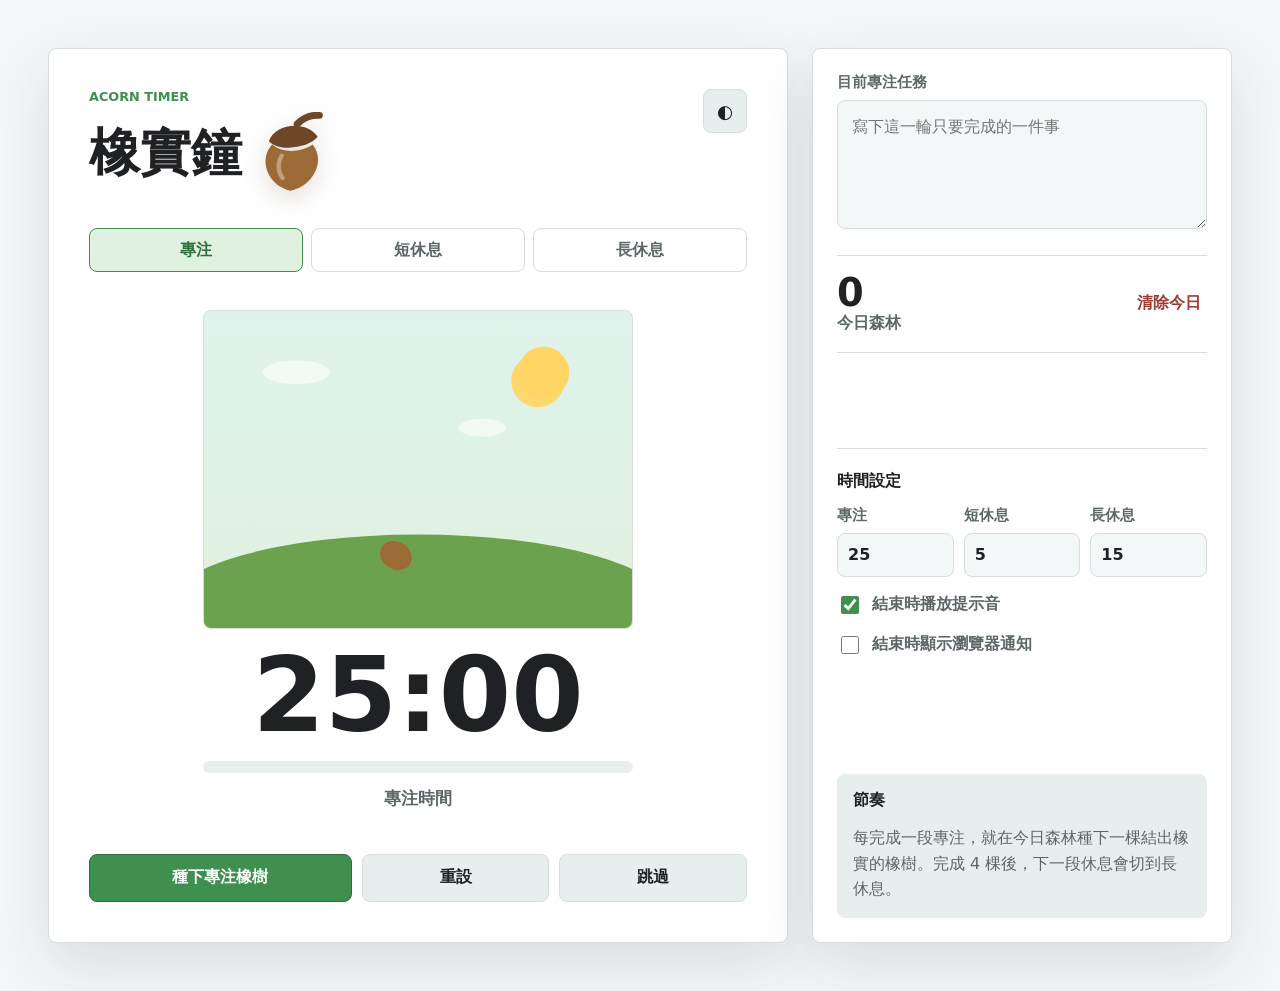
<file: index.html>
<!doctype html>
<html lang="zh-Hant">
<head>
  <meta charset="utf-8">
  <meta name="viewport" content="width=device-width, initial-scale=1">
  <title>橡實鐘</title>
  <link rel="stylesheet" href="styles.css?v=acorn-title">
</head>
<body>
  <main class="app-shell" aria-labelledby="app-title">
    <section class="timer-panel" aria-label="番茄鐘">
      <header class="topbar">
        <div class="brand-title">
          <p class="eyebrow">Acorn Timer</p>
          <div class="title-row">
            <h1 id="app-title">橡實鐘</h1>
            <svg class="title-acorn" viewBox="0 0 84 96" role="img" aria-label="橡實圖示">
              <path class="title-acorn-stem" d="M48 14 C57 5 65 3 74 4"></path>
              <path class="title-acorn-cap" d="M15 34 C22 13 59 9 72 29 C62 42 27 47 15 34Z"></path>
              <path class="title-acorn-body" d="M19 38 C3 54 12 85 40 92 C66 87 82 57 66 38 C53 47 32 49 19 38Z"></path>
              <path class="title-acorn-shine" d="M30 51 C25 59 25 69 31 77"></path>
            </svg>
          </div>
        </div>
        <button class="icon-button" id="themeToggle" type="button" aria-label="切換深色模式" title="切換深色模式">
          <span aria-hidden="true">◐</span>
        </button>
      </header>

      <div class="mode-tabs" role="tablist" aria-label="計時模式">
        <button class="mode-tab active" type="button" data-mode="focus">專注</button>
        <button class="mode-tab" type="button" data-mode="short">短休息</button>
        <button class="mode-tab" type="button" data-mode="long">長休息</button>
      </div>

      <div class="timer-face" aria-live="polite">
        <div class="forest-scene" id="forestScene" aria-hidden="true">
          <div class="oak-svg-mount" id="oakSvgMount"></div>
        </div>
        <div class="time-readout" id="timeReadout">25:00</div>
        <div class="progress-bar" aria-hidden="true">
          <span id="progressValue"></span>
        </div>
        <p class="phase-label" id="phaseLabel">專注時間</p>
      </div>

      <div class="actions" aria-label="主要操作">
        <button class="primary-action" id="startPause" type="button">種下專注橡樹</button>
        <button class="secondary-action" id="resetTimer" type="button">重設</button>
        <button class="secondary-action" id="skipTimer" type="button">跳過</button>
      </div>
    </section>

    <aside class="side-panel" aria-label="工作設定">
      <section class="task-block">
        <label for="currentTask">目前專注任務</label>
        <textarea id="currentTask" rows="4" placeholder="寫下這一輪只要完成的一件事"></textarea>
      </section>

      <section class="stats-row" aria-label="今日進度">
        <div>
          <span class="stat-number" id="todayCount">0</span>
          <span class="stat-label">今日森林</span>
        </div>
        <button class="text-button" id="clearToday" type="button">清除今日</button>
      </section>

      <section class="forest-patch" aria-label="今日種下的橡樹">
        <div id="forestPatch"></div>
      </section>

      <section class="settings">
        <h2>時間設定</h2>
        <div class="setting-grid">
          <label>
            <span>專注</span>
            <input id="focusMinutes" type="number" min="1" max="120" value="25">
          </label>
          <label>
            <span>短休息</span>
            <input id="shortMinutes" type="number" min="1" max="60" value="5">
          </label>
          <label>
            <span>長休息</span>
            <input id="longMinutes" type="number" min="1" max="90" value="15">
          </label>
        </div>
        <label class="check-row">
          <input id="soundToggle" type="checkbox" checked>
          <span>結束時播放提示音</span>
        </label>
        <label class="check-row">
          <input id="notifyToggle" type="checkbox">
          <span>結束時顯示瀏覽器通知</span>
        </label>
      </section>

      <section class="cycle-note">
        <h2>節奏</h2>
        <p id="cycleText">每完成一段專注，就在今日森林種下一棵結出橡實的橡樹。完成 4 棵後，下一段休息會切到長休息。</p>
      </section>
    </aside>
  </main>

  <script src="script.js?v=acorn-title"></script>
</body>
</html>
</file>
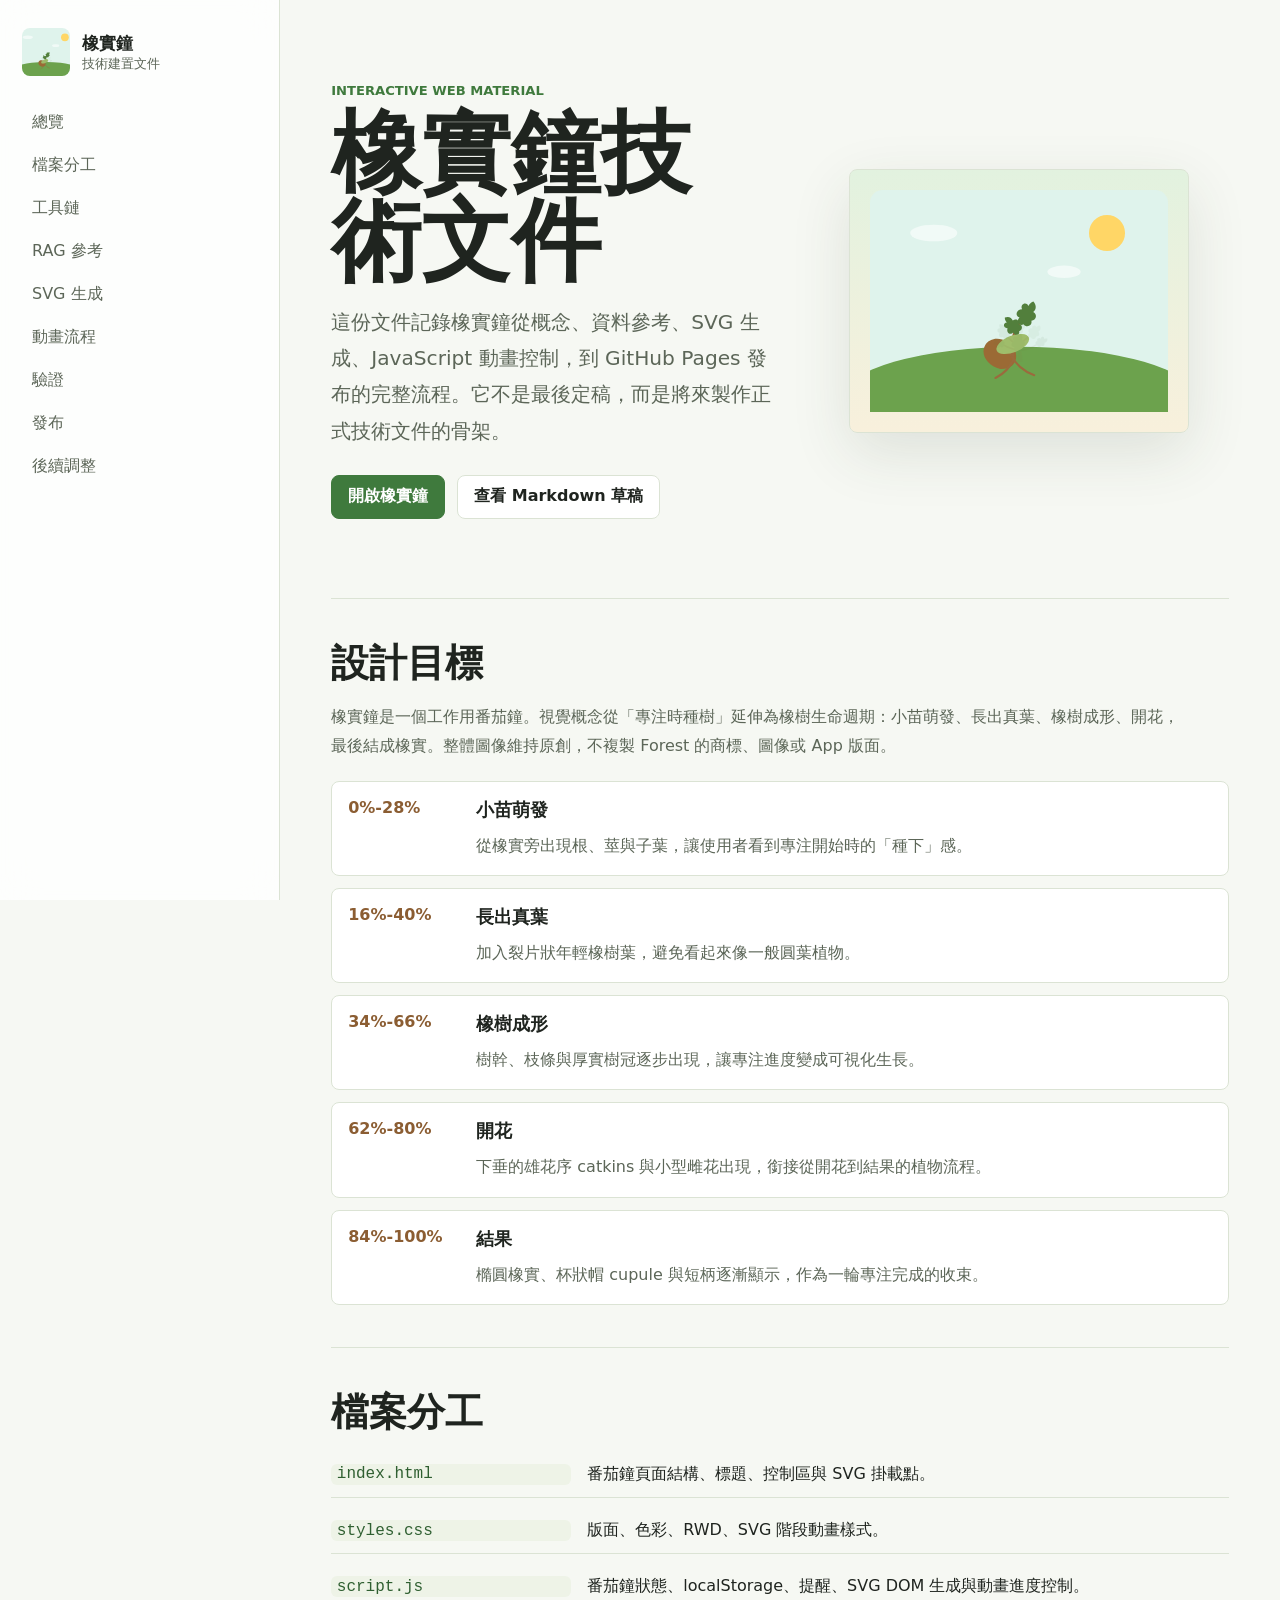
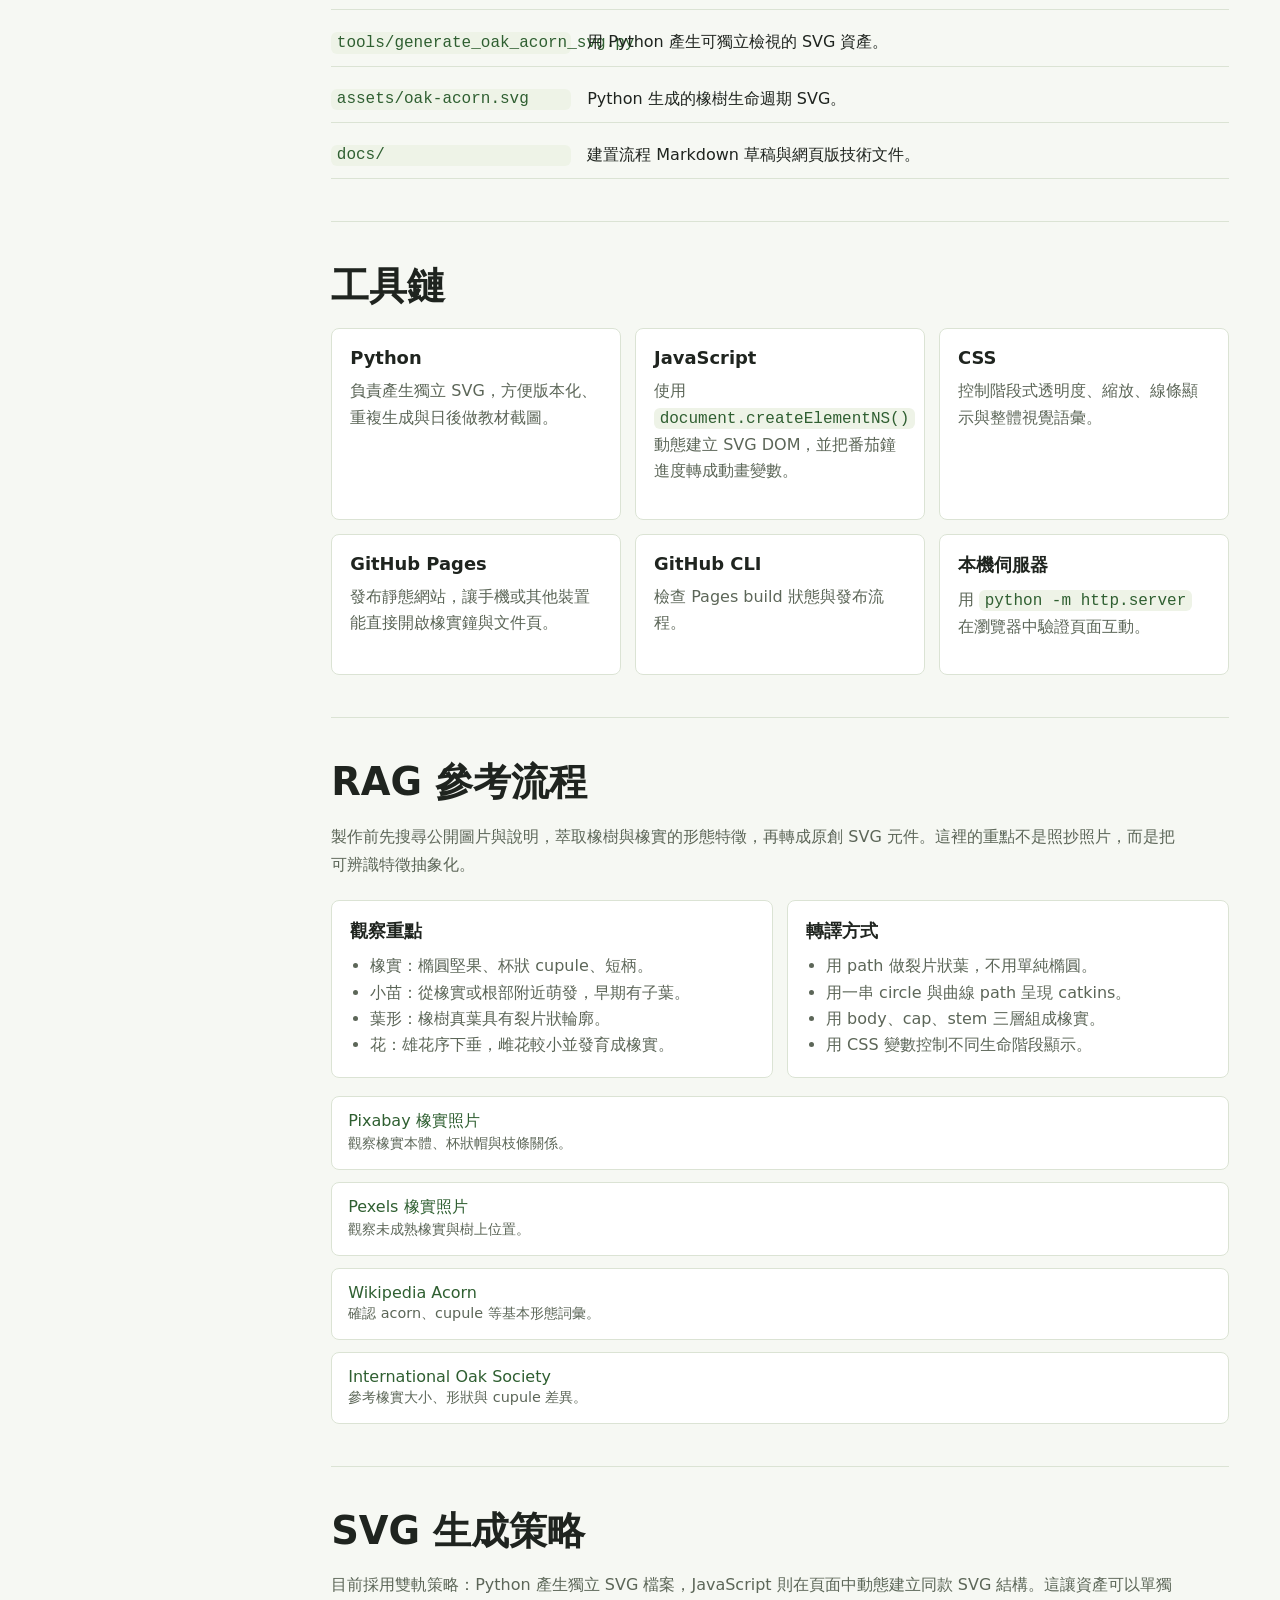
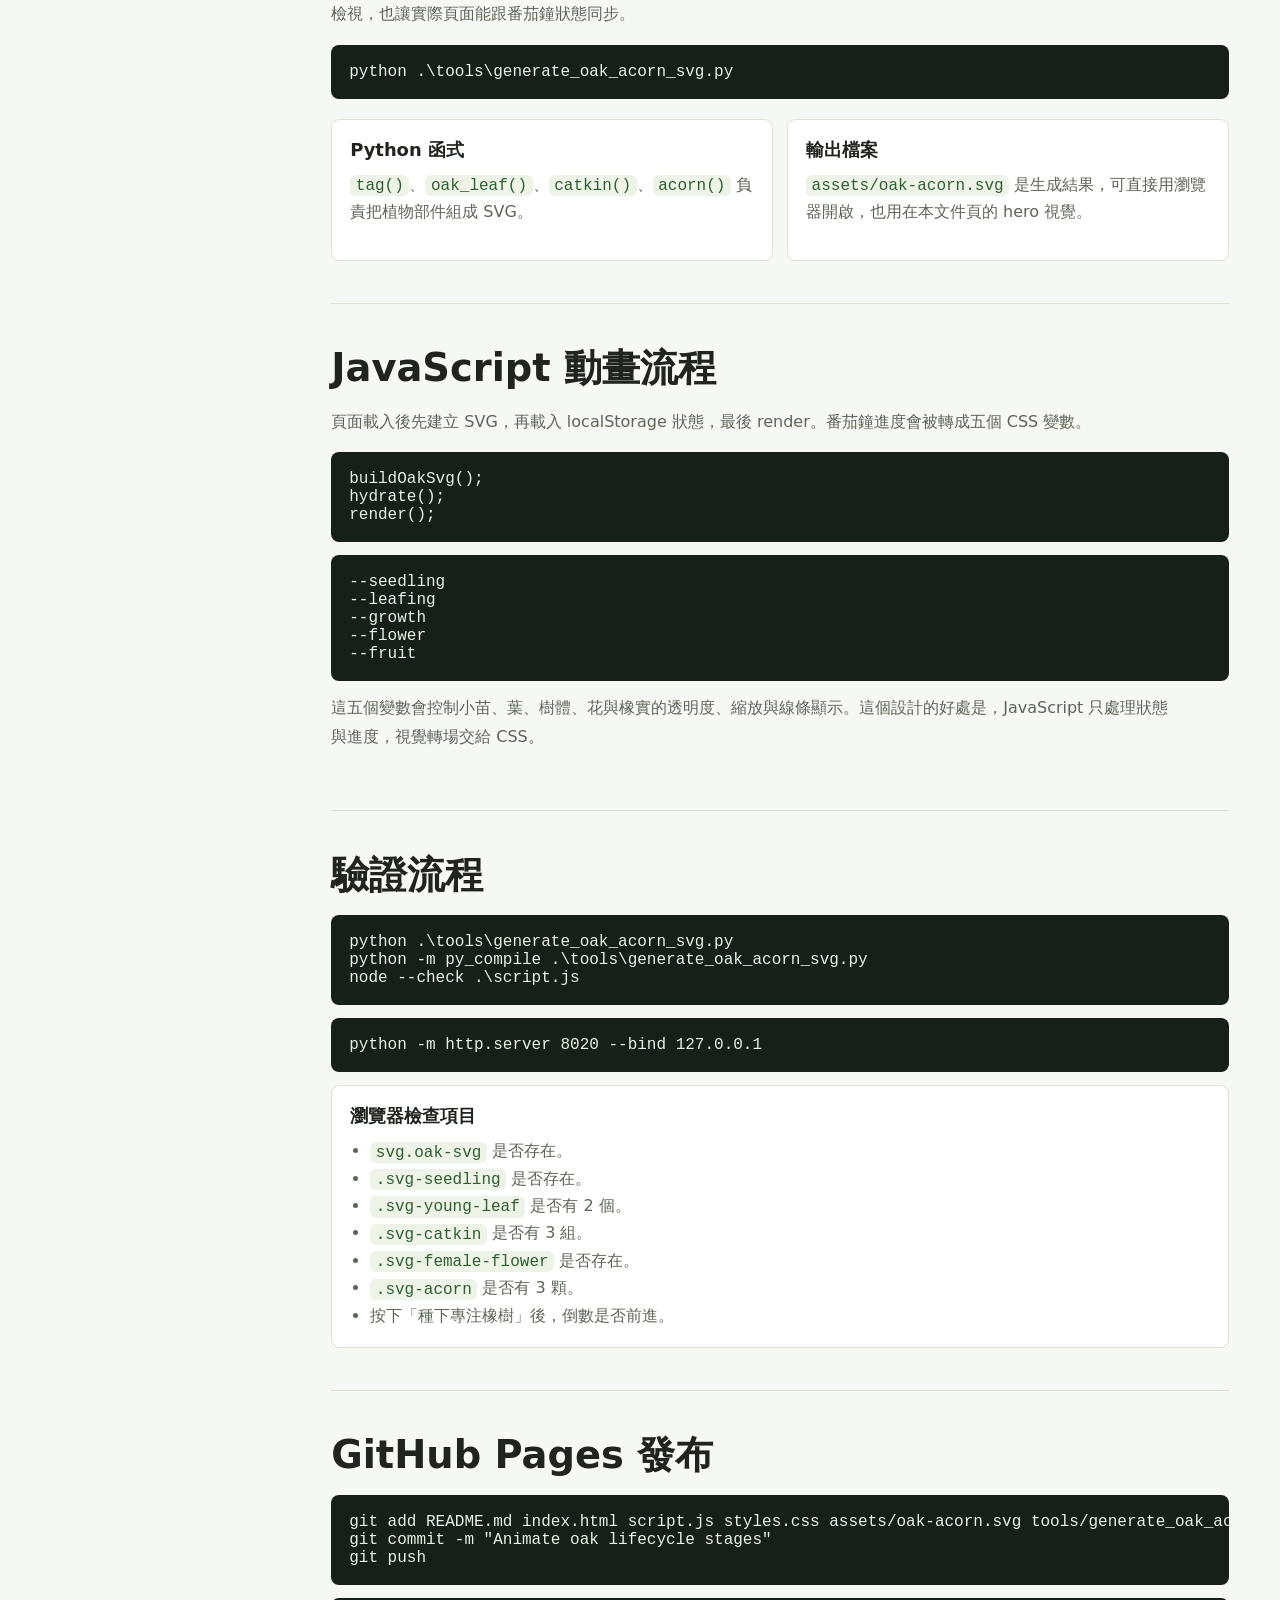
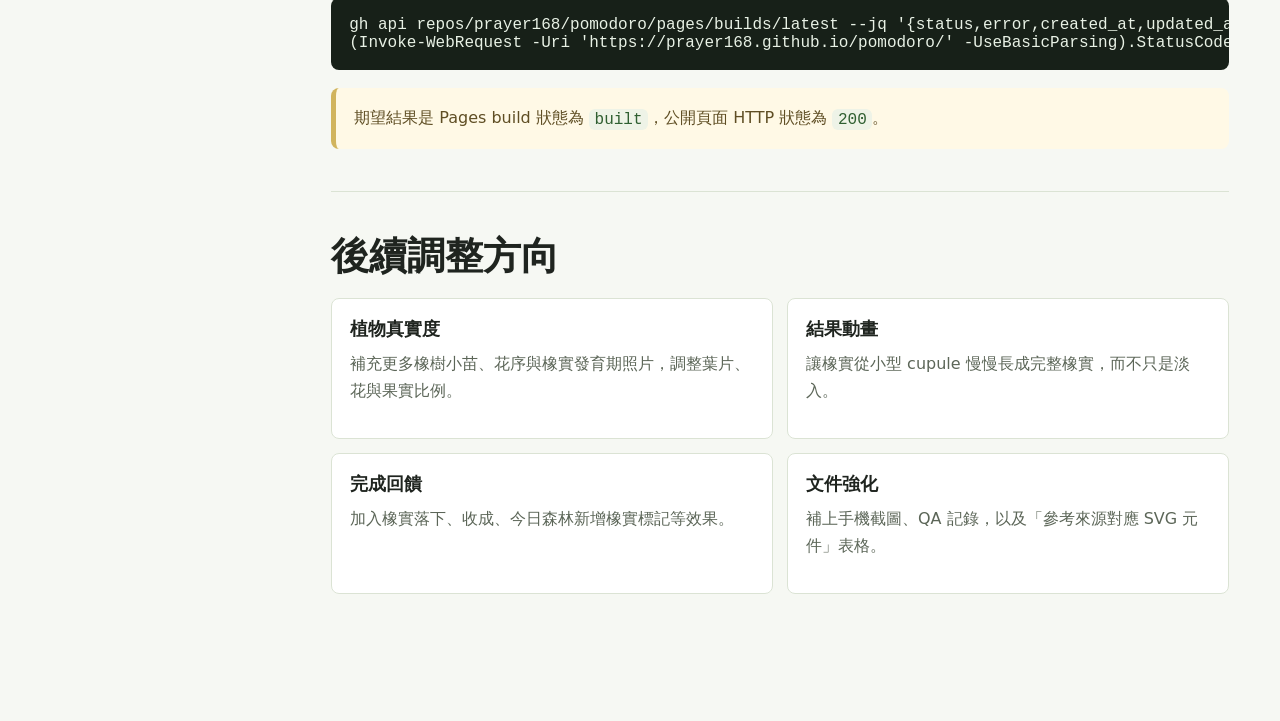
<file: docs/index.html>
<!doctype html>
<html lang="zh-Hant">
<head>
  <meta charset="utf-8">
  <meta name="viewport" content="width=device-width, initial-scale=1">
  <title>橡實鐘技術文件</title>
  <link rel="stylesheet" href="doc-styles.css">
</head>
<body>
  <div class="doc-shell">
    <aside class="sidebar" aria-label="文件導覽">
      <div class="brand">
        <img src="../assets/oak-acorn.svg" alt="">
        <div>
          <strong>橡實鐘</strong>
          <span>技術建置文件</span>
        </div>
      </div>
      <nav class="nav-list">
        <a href="#overview">總覽</a>
        <a href="#files">檔案分工</a>
        <a href="#tools">工具鏈</a>
        <a href="#rag">RAG 參考</a>
        <a href="#svg">SVG 生成</a>
        <a href="#animation">動畫流程</a>
        <a href="#verify">驗證</a>
        <a href="#publish">發布</a>
        <a href="#next">後續調整</a>
      </nav>
    </aside>

    <main class="content">
      <section class="hero" id="overview">
        <div>
          <p class="eyebrow">Interactive Web Material</p>
          <h1>橡實鐘技術文件</h1>
          <p class="lead">這份文件記錄橡實鐘從概念、資料參考、SVG 生成、JavaScript 動畫控制，到 GitHub Pages 發布的完整流程。它不是最後定稿，而是將來製作正式技術文件的骨架。</p>
          <div class="hero-actions">
            <a class="button-link primary" href="../">開啟橡實鐘</a>
            <a class="button-link" href="build-process.md">查看 Markdown 草稿</a>
          </div>
        </div>
        <figure class="hero-visual">
          <img src="../assets/oak-acorn.svg" alt="橡樹從小苗長成並結出橡實的 SVG 動畫">
        </figure>
      </section>

      <section class="section">
        <h2>設計目標</h2>
        <p>橡實鐘是一個工作用番茄鐘。視覺概念從「專注時種樹」延伸為橡樹生命週期：小苗萌發、長出真葉、橡樹成形、開花，最後結成橡實。整體圖像維持原創，不複製 Forest 的商標、圖像或 App 版面。</p>
        <div class="timeline">
          <div class="stage">
            <div class="stage-time">0%-28%</div>
            <div><h3>小苗萌發</h3><p>從橡實旁出現根、莖與子葉，讓使用者看到專注開始時的「種下」感。</p></div>
          </div>
          <div class="stage">
            <div class="stage-time">16%-40%</div>
            <div><h3>長出真葉</h3><p>加入裂片狀年輕橡樹葉，避免看起來像一般圓葉植物。</p></div>
          </div>
          <div class="stage">
            <div class="stage-time">34%-66%</div>
            <div><h3>橡樹成形</h3><p>樹幹、枝條與厚實樹冠逐步出現，讓專注進度變成可視化生長。</p></div>
          </div>
          <div class="stage">
            <div class="stage-time">62%-80%</div>
            <div><h3>開花</h3><p>下垂的雄花序 catkins 與小型雌花出現，銜接從開花到結果的植物流程。</p></div>
          </div>
          <div class="stage">
            <div class="stage-time">84%-100%</div>
            <div><h3>結果</h3><p>橢圓橡實、杯狀帽 cupule 與短柄逐漸顯示，作為一輪專注完成的收束。</p></div>
          </div>
        </div>
      </section>

      <section class="section" id="files">
        <h2>檔案分工</h2>
        <div class="file-list">
          <div class="file-item"><code>index.html</code><span>番茄鐘頁面結構、標題、控制區與 SVG 掛載點。</span></div>
          <div class="file-item"><code>styles.css</code><span>版面、色彩、RWD、SVG 階段動畫樣式。</span></div>
          <div class="file-item"><code>script.js</code><span>番茄鐘狀態、localStorage、提醒、SVG DOM 生成與動畫進度控制。</span></div>
          <div class="file-item"><code>tools/generate_oak_acorn_svg.py</code><span>用 Python 產生可獨立檢視的 SVG 資產。</span></div>
          <div class="file-item"><code>assets/oak-acorn.svg</code><span>Python 生成的橡樹生命週期 SVG。</span></div>
          <div class="file-item"><code>docs/</code><span>建置流程 Markdown 草稿與網頁版技術文件。</span></div>
        </div>
      </section>

      <section class="section" id="tools">
        <h2>工具鏈</h2>
        <div class="grid">
          <article class="card"><h3>Python</h3><p>負責產生獨立 SVG，方便版本化、重複生成與日後做教材截圖。</p></article>
          <article class="card"><h3>JavaScript</h3><p>使用 <code>document.createElementNS()</code> 動態建立 SVG DOM，並把番茄鐘進度轉成動畫變數。</p></article>
          <article class="card"><h3>CSS</h3><p>控制階段式透明度、縮放、線條顯示與整體視覺語彙。</p></article>
          <article class="card"><h3>GitHub Pages</h3><p>發布靜態網站，讓手機或其他裝置能直接開啟橡實鐘與文件頁。</p></article>
          <article class="card"><h3>GitHub CLI</h3><p>檢查 Pages build 狀態與發布流程。</p></article>
          <article class="card"><h3>本機伺服器</h3><p>用 <code>python -m http.server</code> 在瀏覽器中驗證頁面互動。</p></article>
        </div>
      </section>

      <section class="section" id="rag">
        <h2>RAG 參考流程</h2>
        <p>製作前先搜尋公開圖片與說明，萃取橡樹與橡實的形態特徵，再轉成原創 SVG 元件。這裡的重點不是照抄照片，而是把可辨識特徵抽象化。</p>
        <div class="grid two-col">
          <article class="card">
            <h3>觀察重點</h3>
            <ul>
              <li>橡實：橢圓堅果、杯狀 cupule、短柄。</li>
              <li>小苗：從橡實或根部附近萌發，早期有子葉。</li>
              <li>葉形：橡樹真葉具有裂片狀輪廓。</li>
              <li>花：雄花序下垂，雌花較小並發育成橡實。</li>
            </ul>
          </article>
          <article class="card">
            <h3>轉譯方式</h3>
            <ul>
              <li>用 path 做裂片狀葉，不用單純橢圓。</li>
              <li>用一串 circle 與曲線 path 呈現 catkins。</li>
              <li>用 body、cap、stem 三層組成橡實。</li>
              <li>用 CSS 變數控制不同生命階段顯示。</li>
            </ul>
          </article>
        </div>
        <div class="source-list">
          <a href="https://pixabay.com/photos/acorn-oak-tree-branch-fruit-nut-5571048/">Pixabay 橡實照片<span>觀察橡實本體、杯狀帽與枝條關係。</span></a>
          <a href="https://www.pexels.com/photo/close-up-of-green-acorn-on-oak-tree-34105975/">Pexels 橡實照片<span>觀察未成熟橡實與樹上位置。</span></a>
          <a href="https://en.wikipedia.org/wiki/Acorn">Wikipedia Acorn<span>確認 acorn、cupule 等基本形態詞彙。</span></a>
          <a href="https://www.internationaloaksociety.org/content/acorns-size-matters-and-so-does-shape">International Oak Society<span>參考橡實大小、形狀與 cupule 差異。</span></a>
        </div>
      </section>

      <section class="section" id="svg">
        <h2>SVG 生成策略</h2>
        <p>目前採用雙軌策略：Python 產生獨立 SVG 檔案，JavaScript 則在頁面中動態建立同款 SVG 結構。這讓資產可以單獨檢視，也讓實際頁面能跟番茄鐘狀態同步。</p>
        <pre><code class="language-powershell">python .\tools\generate_oak_acorn_svg.py</code></pre>
        <div class="grid two-col">
          <article class="card"><h3>Python 函式</h3><p><code>tag()</code>、<code>oak_leaf()</code>、<code>catkin()</code>、<code>acorn()</code> 負責把植物部件組成 SVG。</p></article>
          <article class="card"><h3>輸出檔案</h3><p><code>assets/oak-acorn.svg</code> 是生成結果，可直接用瀏覽器開啟，也用在本文件頁的 hero 視覺。</p></article>
        </div>
      </section>

      <section class="section" id="animation">
        <h2>JavaScript 動畫流程</h2>
        <p>頁面載入後先建立 SVG，再載入 localStorage 狀態，最後 render。番茄鐘進度會被轉成五個 CSS 變數。</p>
        <pre><code class="language-javascript">buildOakSvg();
hydrate();
render();</code></pre>
        <pre><code class="language-javascript">--seedling
--leafing
--growth
--flower
--fruit</code></pre>
        <p>這五個變數會控制小苗、葉、樹體、花與橡實的透明度、縮放與線條顯示。這個設計的好處是，JavaScript 只處理狀態與進度，視覺轉場交給 CSS。</p>
      </section>

      <section class="section" id="verify">
        <h2>驗證流程</h2>
        <pre><code class="language-powershell">python .\tools\generate_oak_acorn_svg.py
python -m py_compile .\tools\generate_oak_acorn_svg.py
node --check .\script.js</code></pre>
        <pre><code class="language-powershell">python -m http.server 8020 --bind 127.0.0.1</code></pre>
        <div class="card">
          <h3>瀏覽器檢查項目</h3>
          <ul>
            <li><code>svg.oak-svg</code> 是否存在。</li>
            <li><code>.svg-seedling</code> 是否存在。</li>
            <li><code>.svg-young-leaf</code> 是否有 2 個。</li>
            <li><code>.svg-catkin</code> 是否有 3 組。</li>
            <li><code>.svg-female-flower</code> 是否存在。</li>
            <li><code>.svg-acorn</code> 是否有 3 顆。</li>
            <li>按下「種下專注橡樹」後，倒數是否前進。</li>
          </ul>
        </div>
      </section>

      <section class="section" id="publish">
        <h2>GitHub Pages 發布</h2>
        <pre><code class="language-powershell">git add README.md index.html script.js styles.css assets/oak-acorn.svg tools/generate_oak_acorn_svg.py
git commit -m "Animate oak lifecycle stages"
git push</code></pre>
        <pre><code class="language-powershell">gh api repos/prayer168/pomodoro/pages/builds/latest --jq '{status,error,created_at,updated_at}'
(Invoke-WebRequest -Uri 'https://prayer168.github.io/pomodoro/' -UseBasicParsing).StatusCode</code></pre>
        <div class="note">期望結果是 Pages build 狀態為 <code>built</code>，公開頁面 HTTP 狀態為 <code>200</code>。</div>
      </section>

      <section class="section" id="next">
        <h2>後續調整方向</h2>
        <div class="grid two-col">
          <article class="card"><h3>植物真實度</h3><p>補充更多橡樹小苗、花序與橡實發育期照片，調整葉片、花與果實比例。</p></article>
          <article class="card"><h3>結果動畫</h3><p>讓橡實從小型 cupule 慢慢長成完整橡實，而不只是淡入。</p></article>
          <article class="card"><h3>完成回饋</h3><p>加入橡實落下、收成、今日森林新增橡實標記等效果。</p></article>
          <article class="card"><h3>文件強化</h3><p>補上手機截圖、QA 記錄，以及「參考來源對應 SVG 元件」表格。</p></article>
        </div>
      </section>
    </main>
  </div>
</body>
</html>
</file>
<file: styles.css>
:root {
  color-scheme: light;
  --bg: #f4f7f7;
  --panel: #ffffff;
  --panel-soft: #e8eeee;
  --text: #202124;
  --muted: #5d6768;
  --line: #d5dddd;
  --accent: #3f8f4f;
  --accent-strong: #2d6f3d;
  --accent-soft: #e1f1df;
  --rest: #b46d36;
  --sky: #dff3ec;
  --earth: #b9824a;
  --leaf: #527f3c;
  --leaf-dark: #365f2b;
  --acorn: #9b6a35;
  --acorn-cap: #6e4729;
  --danger: #9d3d32;
  --shadow: 0 22px 60px rgba(36, 41, 45, 0.12);
}

body.dark {
  color-scheme: dark;
  --bg: #17191a;
  --panel: #222526;
  --panel-soft: #2d3132;
  --text: #f4f0e8;
  --muted: #bab2a5;
  --line: #3a3f40;
  --accent: #81c784;
  --accent-strong: #b9e2bb;
  --accent-soft: #27402d;
  --rest: #d7ad74;
  --sky: #203435;
  --earth: #9c6a40;
  --leaf: #83ad6b;
  --leaf-dark: #5f8a50;
  --acorn: #c79a60;
  --acorn-cap: #8d6740;
  --danger: #df8479;
  --shadow: 0 22px 70px rgba(0, 0, 0, 0.28);
}

* {
  box-sizing: border-box;
}

body {
  min-height: 100vh;
  margin: 0;
  background: var(--bg);
  color: var(--text);
  font-family: "Noto Sans TC", "Microsoft JhengHei", system-ui, sans-serif;
  letter-spacing: 0;
}

button,
input,
textarea {
  font: inherit;
}

button {
  cursor: pointer;
}

.app-shell {
  min-height: 100vh;
  display: grid;
  grid-template-columns: minmax(360px, 1fr) minmax(300px, 420px);
  gap: 24px;
  padding: clamp(18px, 4vw, 48px);
}

.timer-panel,
.side-panel {
  background: var(--panel);
  border: 1px solid var(--line);
  border-radius: 8px;
  box-shadow: var(--shadow);
}

.timer-panel {
  display: flex;
  min-height: calc(100vh - clamp(36px, 8vw, 96px));
  flex-direction: column;
  justify-content: space-between;
  padding: clamp(22px, 4vw, 40px);
}

.topbar {
  display: flex;
  align-items: flex-start;
  justify-content: space-between;
  gap: 16px;
}

.brand-title {
  min-width: 0;
}

.eyebrow {
  margin: 0 0 8px;
  color: var(--accent);
  font-size: 0.8rem;
  font-weight: 700;
  text-transform: uppercase;
}

.title-row {
  display: flex;
  align-items: center;
  gap: 14px;
  flex-wrap: wrap;
}

h1,
h2,
p {
  margin-top: 0;
}

h1 {
  margin-bottom: 0;
  font-size: clamp(1.9rem, 4vw, 3.25rem);
  line-height: 1.05;
}

.title-acorn {
  width: clamp(48px, 7vw, 72px);
  height: auto;
  flex: 0 0 auto;
  filter: drop-shadow(0 8px 12px rgba(75, 48, 25, 0.16));
}

.title-acorn-body {
  fill: var(--acorn);
}

.title-acorn-cap {
  fill: var(--acorn-cap);
}

.title-acorn-stem,
.title-acorn-shine {
  fill: none;
  stroke-linecap: round;
}

.title-acorn-stem {
  stroke: var(--acorn-cap);
  stroke-width: 8;
}

.title-acorn-shine {
  stroke: rgba(255, 255, 255, 0.36);
  stroke-width: 5;
}

h2 {
  margin-bottom: 14px;
  font-size: 1rem;
}

.icon-button {
  width: 44px;
  height: 44px;
  border: 1px solid var(--line);
  border-radius: 8px;
  background: var(--panel-soft);
  color: var(--text);
  font-size: 1.15rem;
}

.mode-tabs {
  display: grid;
  grid-template-columns: repeat(3, 1fr);
  gap: 8px;
  margin: 34px 0 20px;
}

.mode-tab {
  min-height: 44px;
  border: 1px solid var(--line);
  border-radius: 8px;
  background: transparent;
  color: var(--muted);
  font-weight: 700;
}

.mode-tab.active {
  border-color: var(--accent);
  background: var(--accent-soft);
  color: var(--accent-strong);
}

.timer-face {
  display: grid;
  place-items: center;
  gap: 14px;
  padding: 18px 0;
}

.forest-scene {
  position: relative;
  width: min(72vw, 430px);
  max-width: 100%;
  aspect-ratio: 1.35;
  overflow: hidden;
  border: 1px solid var(--line);
  border-radius: 8px;
  background:
    radial-gradient(circle at 78% 22%, rgba(255, 214, 102, 0.95) 0 26px, transparent 27px),
    linear-gradient(180deg, var(--sky), var(--accent-soft));
}

.oak-svg-mount,
.oak-svg {
  width: 100%;
  height: 100%;
}

.oak-svg {
  --seedling: 0;
  --leafing: 0;
  --growth: 0;
  --flower: 0;
  --fruit: 0;
  display: block;
}

.oak-svg .svg-sky {
  fill: transparent;
}

.oak-svg .svg-cloud {
  fill: rgba(255, 255, 255, 0.58);
}

.oak-svg .svg-sun {
  fill: #ffd666;
}

.oak-svg .svg-ground {
  fill: #6ca24d;
}

.oak-svg .svg-trunk {
  fill: var(--earth);
}

.oak-svg .svg-seed {
  fill: var(--acorn);
}

.oak-svg .svg-root,
.oak-svg .svg-sprout-stem {
  fill: none;
  stroke: var(--earth);
  stroke-linecap: round;
  stroke-width: 5;
}

.oak-svg .svg-root {
  opacity: calc(var(--seedling) * 0.7);
  stroke-width: 3;
}

.oak-svg .svg-sprout-stem {
  opacity: var(--seedling);
  stroke-dasharray: 80;
  stroke-dashoffset: calc(80 - var(--seedling) * 80);
}

.oak-svg .svg-cotyledon {
  fill: #9fbd6b;
  opacity: var(--seedling);
  transform-box: fill-box;
  transform-origin: center;
  transform: scale(calc(0.45 + var(--seedling) * 0.55));
}

.oak-svg .svg-young-leaf {
  fill: var(--leaf);
  opacity: var(--leafing);
  transform-box: fill-box;
  transform-origin: center;
}

.oak-svg .svg-trunk-line {
  fill: none;
  stroke: #75502f;
  stroke-linecap: round;
  stroke-width: 5;
}

.oak-svg .svg-leaf-dark {
  fill: var(--leaf-dark);
}

.oak-svg .svg-leaf {
  fill: var(--leaf);
}

.oak-svg .svg-leaf-hi {
  fill: #66934e;
}

.oak-svg .svg-branch {
  fill: none;
  stroke: var(--earth);
  stroke-linecap: round;
  stroke-width: 8;
}

.oak-svg .svg-seedling {
  opacity: calc(1 - var(--growth) * 0.84);
  transform: scale(calc(0.68 + var(--seedling) * 0.32));
  transform-box: fill-box;
  transform-origin: center bottom;
  transition: opacity 0.35s ease, transform 0.35s ease;
}

.oak-svg .svg-oak {
  opacity: var(--growth);
  transform: scale(calc(0.28 + var(--growth) * 0.72));
  transform-box: fill-box;
  transform-origin: center bottom;
  transition: transform 0.35s ease, opacity 0.35s ease;
}

.oak-svg .svg-catkin {
  opacity: var(--flower);
  transform-box: fill-box;
  transform-origin: top center;
}

.oak-svg .svg-catkin-stem {
  fill: none;
  stroke: #b7a54b;
  stroke-linecap: round;
  stroke-width: 3;
}

.oak-svg .svg-catkin-bead {
  fill: #d9ca65;
}

.oak-svg .svg-female-flower {
  opacity: var(--flower);
}

.oak-svg .svg-flower-base {
  fill: #8aaa50;
}

.oak-svg .svg-flower-stigma {
  fill: none;
  stroke: #e6d253;
  stroke-linecap: round;
  stroke-width: 3;
}

.oak-svg .svg-acorn {
  opacity: var(--fruit);
  transform: scale(calc(0.55 + var(--fruit) * 0.45));
  transform-box: fill-box;
  transform-origin: center;
  transition: opacity 0.35s ease, transform 0.35s ease;
}

.oak-svg .svg-acorn-body {
  fill: var(--acorn);
}

.oak-svg .svg-acorn-cap {
  fill: var(--acorn-cap);
}

.oak-svg .svg-acorn-stem {
  fill: none;
  stroke: var(--acorn-cap);
  stroke-linecap: round;
  stroke-width: 4;
}

.time-readout {
  font-size: clamp(3.8rem, 10vw, 6.5rem);
  font-variant-numeric: tabular-nums;
  font-weight: 800;
  line-height: 1;
}

.progress-bar {
  width: min(72vw, 430px);
  height: 12px;
  overflow: hidden;
  border-radius: 999px;
  background: var(--panel-soft);
}

.progress-bar span {
  display: block;
  width: 0%;
  height: 100%;
  border-radius: inherit;
  background: linear-gradient(90deg, var(--accent), #8fbd4f);
  transition: width 0.35s ease;
}

.phase-label {
  margin-bottom: 0;
  color: var(--muted);
  font-size: 1.05rem;
  font-weight: 700;
}

.actions {
  display: grid;
  grid-template-columns: 1.4fr 1fr 1fr;
  gap: 10px;
  margin-top: 26px;
}

.primary-action,
.secondary-action,
.text-button {
  min-height: 48px;
  border-radius: 8px;
  font-weight: 800;
}

.primary-action {
  border: 1px solid var(--accent-strong);
  background: var(--accent);
  color: #fff;
}

.secondary-action {
  border: 1px solid var(--line);
  background: var(--panel-soft);
  color: var(--text);
}

.text-button {
  border: 0;
  background: transparent;
  color: var(--danger);
}

.side-panel {
  display: flex;
  flex-direction: column;
  gap: 22px;
  padding: 24px;
}

.task-block label,
.setting-grid span {
  display: block;
  margin-bottom: 8px;
  color: var(--muted);
  font-size: 0.92rem;
  font-weight: 700;
}

textarea,
input[type="number"] {
  width: 100%;
  border: 1px solid var(--line);
  border-radius: 8px;
  background: var(--bg);
  color: var(--text);
}

textarea {
  min-height: 118px;
  resize: vertical;
  padding: 14px;
  line-height: 1.55;
}

input[type="number"] {
  min-height: 44px;
  padding: 8px 10px;
  font-weight: 800;
}

.stats-row {
  display: flex;
  align-items: center;
  justify-content: space-between;
  gap: 16px;
  border-top: 1px solid var(--line);
  border-bottom: 1px solid var(--line);
  padding: 18px 0;
}

.forest-patch {
  min-height: 74px;
  border-bottom: 1px solid var(--line);
  padding-bottom: 18px;
}

#forestPatch {
  display: grid;
  grid-template-columns: repeat(8, 1fr);
  gap: 8px;
}

.mini-tree {
  position: relative;
  min-height: 40px;
}

.mini-tree::before,
.mini-tree::after {
  position: absolute;
  content: "";
  left: 50%;
  transform: translateX(-50%);
}

.mini-tree::before {
  bottom: 9px;
  width: 28px;
  height: 28px;
  border-radius: 50% 50% 46% 46%;
  background: var(--leaf);
  box-shadow:
    -10px 8px 0 -4px var(--leaf-dark),
    10px 9px 0 -5px var(--leaf-dark),
    3px 16px 0 -9px var(--acorn);
}

.mini-tree::after {
  bottom: 0;
  width: 8px;
  height: 16px;
  border-radius: 6px 6px 2px 2px;
  background: var(--earth);
}

.stat-number {
  display: block;
  font-size: 2.4rem;
  font-weight: 900;
  line-height: 1;
}

.stat-label {
  color: var(--muted);
  font-weight: 700;
}

.setting-grid {
  display: grid;
  grid-template-columns: repeat(3, 1fr);
  gap: 10px;
}

.check-row {
  display: flex;
  align-items: center;
  gap: 10px;
  margin-top: 16px;
  color: var(--muted);
  font-weight: 700;
}

.check-row input {
  width: 18px;
  height: 18px;
  accent-color: var(--accent);
}

.cycle-note {
  margin-top: auto;
  border-radius: 8px;
  background: var(--panel-soft);
  padding: 16px;
}

.cycle-note p {
  margin-bottom: 0;
  color: var(--muted);
  line-height: 1.6;
}

body.rest-mode .progress-bar span {
  background: linear-gradient(90deg, var(--rest), #d9a74e);
}

body.rest-mode .forest-scene {
  background:
    radial-gradient(circle at 78% 22%, rgba(255, 214, 102, 0.85) 0 26px, transparent 27px),
    linear-gradient(180deg, #f2eadc, #e7dac4);
}

body.dark.rest-mode .forest-scene {
  background:
    radial-gradient(circle at 78% 22%, rgba(215, 173, 116, 0.75) 0 26px, transparent 27px),
    linear-gradient(180deg, #2f2d2a, #242624);
}

@media (max-width: 860px) {
  .app-shell {
    grid-template-columns: 1fr;
  }

  .timer-panel {
    min-height: auto;
  }
}

@media (max-width: 520px) {
  .app-shell {
    padding: 12px;
  }

  .timer-panel,
  .side-panel {
    padding: 18px;
  }

  .mode-tabs,
  .actions,
  .setting-grid {
    grid-template-columns: 1fr;
  }

  .forest-scene,
  .progress-bar {
    width: min(78vw, 300px);
  }

  .stats-row {
    align-items: flex-start;
    flex-direction: column;
  }
}
</file>
<file: docs/doc-styles.css>
:root {
  color-scheme: light;
  --bg: #f6f8f3;
  --surface: #ffffff;
  --surface-soft: #eef3e7;
  --ink: #1f241f;
  --muted: #5c6658;
  --line: #dbe3d4;
  --green: #3f7a3d;
  --green-deep: #2f5f31;
  --brown: #8b5d32;
  --acorn: #9b6a35;
  --gold: #d1b45d;
  --code-bg: #172018;
  --code-ink: #e8f1e5;
  --shadow: 0 20px 60px rgba(48, 66, 45, 0.12);
}

* {
  box-sizing: border-box;
}

html {
  scroll-behavior: smooth;
}

body {
  margin: 0;
  background: var(--bg);
  color: var(--ink);
  font-family: "Noto Sans TC", "Microsoft JhengHei", system-ui, sans-serif;
  letter-spacing: 0;
}

a {
  color: var(--green-deep);
}

.doc-shell {
  min-height: 100vh;
  display: grid;
  grid-template-columns: 280px minmax(0, 1fr);
}

.sidebar {
  position: sticky;
  top: 0;
  height: 100vh;
  overflow: auto;
  border-right: 1px solid var(--line);
  background: rgba(255, 255, 255, 0.78);
  padding: 28px 22px;
  backdrop-filter: blur(18px);
}

.brand {
  display: flex;
  align-items: center;
  gap: 12px;
  margin-bottom: 28px;
}

.brand img {
  width: 48px;
  height: 48px;
  border-radius: 8px;
  object-fit: cover;
}

.brand strong {
  display: block;
  font-size: 1.05rem;
}

.brand span {
  display: block;
  color: var(--muted);
  font-size: 0.84rem;
}

.nav-list {
  display: grid;
  gap: 6px;
}

.nav-list a {
  border-radius: 8px;
  color: var(--muted);
  padding: 8px 10px;
  text-decoration: none;
}

.nav-list a:hover {
  background: var(--surface-soft);
  color: var(--green-deep);
}

.content {
  min-width: 0;
  padding: 40px clamp(18px, 4vw, 64px) 72px;
}

.hero {
  display: grid;
  grid-template-columns: minmax(0, 1fr) minmax(260px, 420px);
  align-items: center;
  gap: 32px;
  min-height: 62vh;
  padding-bottom: 36px;
}

.eyebrow {
  margin: 0 0 12px;
  color: var(--green);
  font-size: 0.82rem;
  font-weight: 800;
  text-transform: uppercase;
}

h1,
h2,
h3,
p {
  margin-top: 0;
}

h1 {
  margin-bottom: 18px;
  font-size: clamp(2.7rem, 7vw, 5.7rem);
  line-height: 0.98;
}

h2 {
  margin-bottom: 18px;
  font-size: clamp(1.7rem, 3vw, 2.5rem);
  line-height: 1.15;
}

h3 {
  margin-bottom: 10px;
  font-size: 1.12rem;
}

.lead {
  max-width: 760px;
  color: var(--muted);
  font-size: clamp(1.05rem, 2vw, 1.26rem);
  line-height: 1.8;
}

.hero-visual {
  border: 1px solid var(--line);
  border-radius: 8px;
  background: linear-gradient(180deg, #e2f2df, #f8f0dc);
  box-shadow: var(--shadow);
  padding: 20px;
}

.hero-visual img {
  display: block;
  width: 100%;
  height: auto;
}

.hero-actions {
  display: flex;
  gap: 12px;
  flex-wrap: wrap;
  margin-top: 26px;
}

.button-link {
  display: inline-flex;
  align-items: center;
  min-height: 44px;
  border: 1px solid var(--line);
  border-radius: 8px;
  background: var(--surface);
  color: var(--ink);
  padding: 0 16px;
  font-weight: 800;
  text-decoration: none;
}

.button-link.primary {
  border-color: var(--green);
  background: var(--green);
  color: #fff;
}

.section {
  border-top: 1px solid var(--line);
  padding: 42px 0;
}

.section > p {
  max-width: 850px;
  color: var(--muted);
  line-height: 1.8;
}

.grid {
  display: grid;
  grid-template-columns: repeat(3, minmax(0, 1fr));
  gap: 14px;
  margin-top: 20px;
}

.two-col {
  grid-template-columns: repeat(2, minmax(0, 1fr));
}

.card {
  border: 1px solid var(--line);
  border-radius: 8px;
  background: var(--surface);
  padding: 18px;
}

.card p,
.card li {
  color: var(--muted);
  line-height: 1.65;
}

.card ul {
  margin: 0;
  padding-left: 20px;
}

.file-list {
  display: grid;
  gap: 10px;
  margin-top: 18px;
}

.file-item {
  display: grid;
  grid-template-columns: 240px minmax(0, 1fr);
  gap: 16px;
  border-bottom: 1px solid var(--line);
  padding: 12px 0;
}

code {
  border-radius: 6px;
  background: var(--surface-soft);
  color: var(--green-deep);
  padding: 0.1em 0.35em;
  font-family: Consolas, "Cascadia Code", monospace;
}

pre {
  overflow: auto;
  border-radius: 8px;
  background: var(--code-bg);
  color: var(--code-ink);
  padding: 18px;
}

pre code {
  background: transparent;
  color: inherit;
  padding: 0;
}

.timeline {
  display: grid;
  gap: 12px;
  margin-top: 20px;
}

.stage {
  display: grid;
  grid-template-columns: 110px minmax(0, 1fr);
  gap: 18px;
  align-items: start;
  border: 1px solid var(--line);
  border-radius: 8px;
  background: var(--surface);
  padding: 16px;
}

.stage-time {
  color: var(--brown);
  font-weight: 900;
}

.stage p {
  margin-bottom: 0;
  color: var(--muted);
  line-height: 1.7;
}

.source-list {
  display: grid;
  gap: 12px;
  margin-top: 18px;
}

.source-list a {
  display: block;
  border: 1px solid var(--line);
  border-radius: 8px;
  background: var(--surface);
  padding: 14px 16px;
  text-decoration: none;
}

.source-list span {
  display: block;
  color: var(--muted);
  font-size: 0.9rem;
  line-height: 1.6;
}

.note {
  border-left: 5px solid var(--gold);
  background: #fff9e6;
  border-radius: 8px;
  margin-top: 18px;
  padding: 16px 18px;
  color: #5f4e24;
  line-height: 1.7;
}

@media (max-width: 980px) {
  .doc-shell {
    grid-template-columns: 1fr;
  }

  .sidebar {
    position: static;
    height: auto;
  }

  .nav-list {
    grid-template-columns: repeat(2, minmax(0, 1fr));
  }

  .hero,
  .grid,
  .two-col {
    grid-template-columns: 1fr;
  }
}

@media (max-width: 560px) {
  .content {
    padding: 28px 14px 56px;
  }

  .sidebar {
    padding: 20px 14px;
  }

  .nav-list,
  .file-item,
  .stage {
    grid-template-columns: 1fr;
  }
}
</file>
